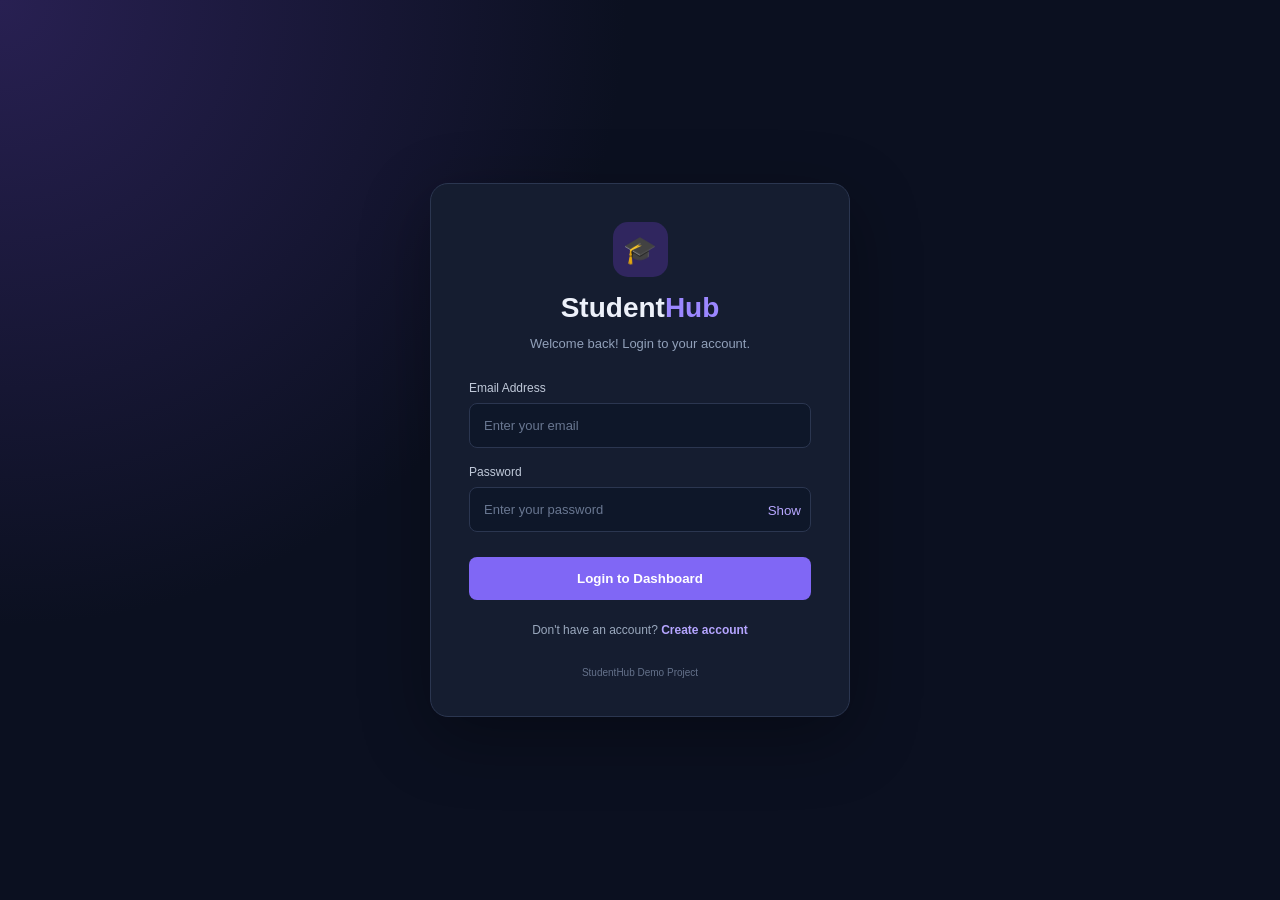
<file: index.html>
<!DOCTYPE html>
<html lang="en">
<head>
  <meta charset="UTF-8">
  <meta name="viewport" content="width=device-width, initial-scale=1.0">
  <title>StudentHub | Dashboard</title>
  <link rel="stylesheet" href="style.css">
</head>
<body>
  <div class="app">
    <aside class="sidebar">
      <h2 class="brand">Student<span>Hub</span></h2>
      <p class="menu-label">MENU</p>
      <a class="nav-link active" href="#dashboard">▦ Dashboard</a>
      <a class="nav-link" href="#students">♙ Students</a>
      <div class="sidebar-bottom">
        <p class="small-muted">STUDENT MANAGEMENT</p>
        <button id="logoutBtn" class="logout-btn">↪ Logout</button>
      </div>
    </aside>

    <main class="main-content" id="dashboard">
      <header class="topbar">
        <div>
          <p class="small-muted">WELCOME BACK</p>
          <h1>Dashboard</h1>
        </div>
        <div class="profile">
          <div class="avatar" id="userAvatar">S</div>
          <div>
            <strong id="userName">Student Admin</strong>
            <p class="small-muted">Administrator</p>
          </div>
        </div>
      </header>

      <section class="welcome-card">
        <div>
          <p class="welcome-tag">STUDENT MANAGEMENT SYSTEM</p>
          <h2>Manage your students<br>with ease.</h2>
          <p>Keep all your student records organized in one place.</p>
        </div>
        <div class="welcome-icon">🎓</div>
      </section>

      <section class="stats-grid">
        <article class="stat-card">
          <div class="stat-icon purple">♙</div>
          <p>Total Students</p>
          <h2 id="totalStudents">0</h2>
          <span>Registered students</span>
        </article>
        <article class="stat-card">
          <div class="stat-icon blue">▤</div>
          <p>Total Courses</p>
          <h2 id="totalCourses">0</h2>
          <span>Unique courses</span>
        </article>
        <article class="stat-card">
          <div class="stat-icon green">✓</div>
          <p>System Status</p>
          <h2 class="status-text">Active</h2>
          <span>Your data is saved locally</span>
        </article>
      </section>

      <section class="content-grid" id="students">
        <article class="panel form-panel">
          <div class="panel-heading">
            <div>
              <p class="small-muted">STUDENT DETAILS</p>
              <h2 id="formTitle">Add New Student</h2>
            </div>
            <span class="heading-icon">＋</span>
          </div>

          <form id="studentFormElement">
            <label for="name">Full Name</label>
            <input id="name" type="text" placeholder="Enter student name" required>

            <label for="roll">Roll Number</label>
            <input id="roll" type="text" placeholder="Enter roll number" required>

            <label for="email">Email Address</label>
            <input id="email" type="email" placeholder="student@example.com" required>

            <label for="course">Course</label>
            <select id="course" required>
              <option value="">Select course</option>
              <option value="B.Tech CSE">B.Tech CSE</option>
              <option value="B.Tech AI">B.Tech AI</option>
              <option value="BCA">BCA</option>
              <option value="MCA">MCA</option>
              <option value="BBA">BBA</option>
              <option value="Other">Other</option>
            </select>

            <button type="submit" id="submitBtn" class="primary-btn">＋ Add Student</button>
            <button type="button" id="cancelBtn" class="secondary-btn hidden">Cancel Edit</button>
          </form>
        </article>

        <article class="panel table-panel">
          <div class="panel-heading table-heading">
            <div>
              <p class="small-muted">RECORD MANAGEMENT</p>
              <h2>Student Records</h2>
            </div>
            <button id="exportBtn" class="export-btn">↓ Export CSV</button>
          </div>

          <input id="search" class="search-input" type="search"
                 placeholder="Search by name, roll number or course...">

          <div class="table-wrap">
            <table>
              <thead>
                <tr>
                  <th>STUDENT</th>
                  <th>ROLL NO.</th>
                  <th>COURSE</th>
                  <th>ACTIONS</th>
                </tr>
              </thead>
              <tbody id="studentList"></tbody>
            </table>
          </div>
          <p id="emptyMessage" class="empty-message">No students added yet. Add your first student!</p>
        </article>
      </section>
      <footer>© 2026 StudentHub. Built for learning and student management.</footer>
    </main>
  </div>
  <script src="script.js"></script>
</body>
</html>
</file>
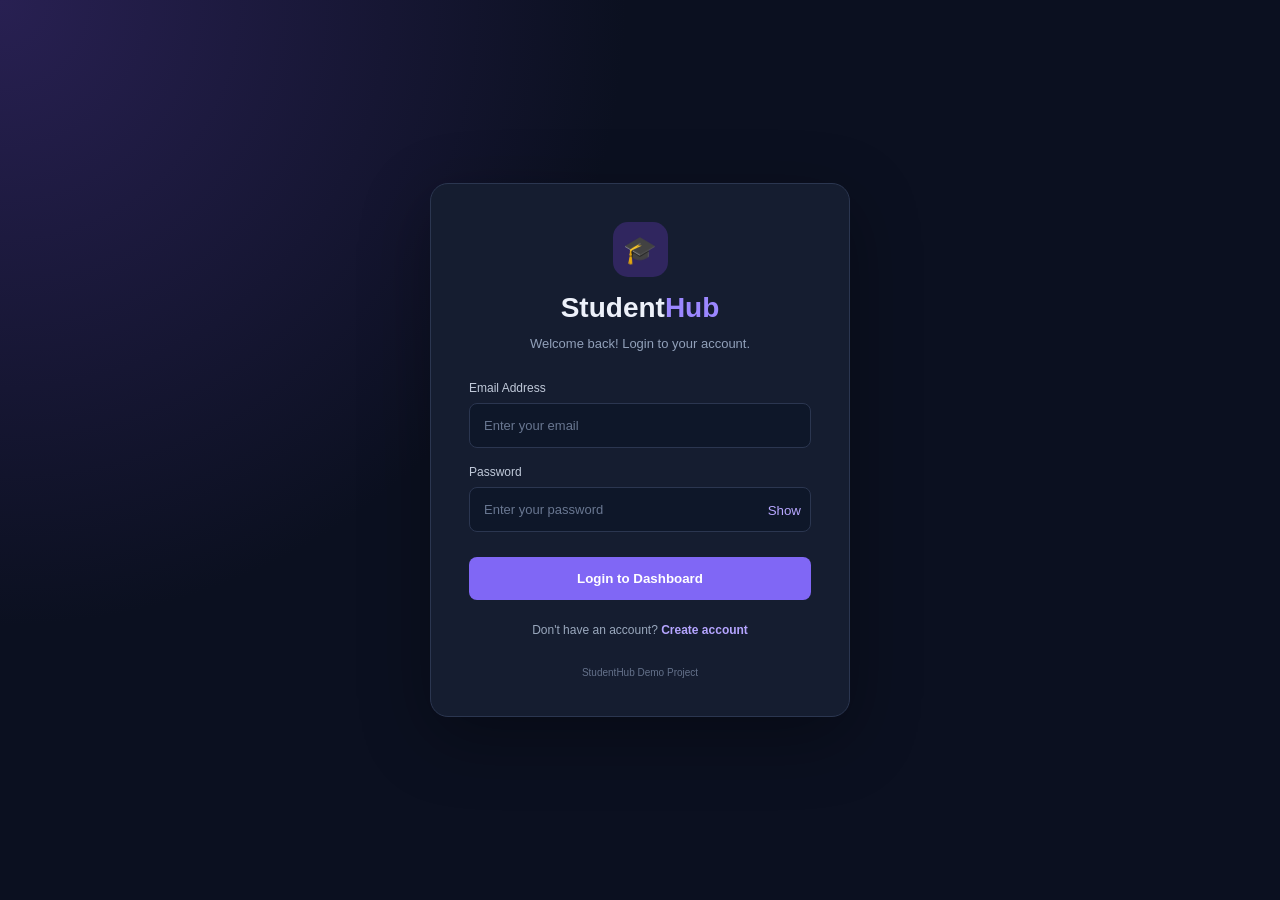
<file: login.html>
<!DOCTYPE html>
<html lang="en">
<head>
  <meta charset="UTF-8">
  <meta name="viewport" content="width=device-width, initial-scale=1.0">
  <title>StudentHub | Login</title>
  <link rel="stylesheet" href="login.css">
</head>
<body>
  <main class="auth-card">
    <div class="auth-logo">🎓</div>
    <h1>Student<span>Hub</span></h1>
    <p class="subtitle">Welcome back! Login to your account.</p>

    <form id="loginForm">
      <label for="loginEmail">Email Address</label>
      <input id="loginEmail" type="email" placeholder="Enter your email" required>

      <label for="loginPassword">Password</label>
      <div class="password-wrap">
        <input id="loginPassword" type="password" placeholder="Enter your password" required>
        <button type="button" id="togglePassword">Show</button>
      </div>

      <button class="auth-button" type="submit">Login to Dashboard</button>
    </form>

    <p class="auth-switch">Don't have an account? <a href="signup.html">Create account</a></p>
    <p class="auth-note">StudentHub Demo Project</p>
  </main>
  <script src="login.js"></script>
</body>
</html>
</file>
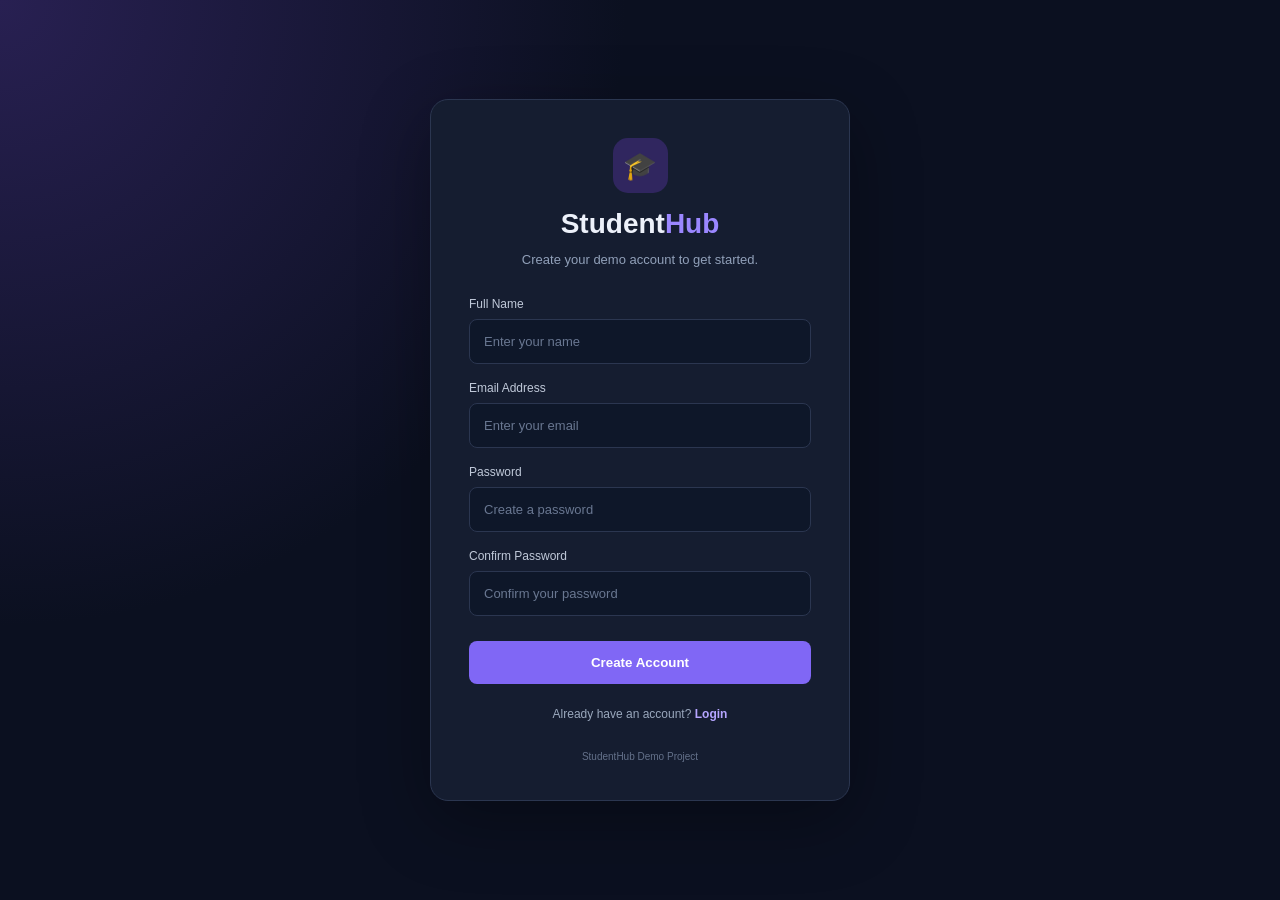
<file: signup.html>
<!DOCTYPE html>
<html lang="en">
<head>
  <meta charset="UTF-8">
  <meta name="viewport" content="width=device-width, initial-scale=1.0">
  <title>StudentHub | Sign Up</title>
  <link rel="stylesheet" href="login.css">
</head>
<body>
  <main class="auth-card">
    <div class="auth-logo">🎓</div>
    <h1>Student<span>Hub</span></h1>
    <p class="subtitle">Create your demo account to get started.</p>

    <form id="signupForm">
      <label for="signupName">Full Name</label>
      <input id="signupName" type="text" placeholder="Enter your name" required>

      <label for="signupEmail">Email Address</label>
      <input id="signupEmail" type="email" placeholder="Enter your email" required>

      <label for="signupPassword">Password</label>
      <input id="signupPassword" type="password" placeholder="Create a password" minlength="8" required>

      <label for="confirmPassword">Confirm Password</label>
      <input id="confirmPassword" type="password" placeholder="Confirm your password" minlength="8" required>

      <button class="auth-button" type="submit">Create Account</button>
    </form>

    <p class="auth-switch">Already have an account? <a href="login.html">Login</a></p>
    <p class="auth-note">StudentHub Demo Project</p>
  </main>
  <script src="signup.js"></script>
</body>
</html>
</file>
<file: style.css>
@import url('https://fonts.googleapis.com/css2?family=Inter:wght@400;500;600;700;800&display=swap');

* {
  margin: 0;
  padding: 0;
  box-sizing: border-box;
}

:root {
  --bg: #0b1020;
  --panel: #151d30;
  --panel-light: #1c2740;
  --text: #edf1fa;
  --muted: #8d9ab2;
  --accent: #8067f5;
  --border: #28334a;
}

body {
  font-family: 'Inter', Arial, sans-serif;
  background: var(--bg);
  color: var(--text);
}

.app {
  min-height: 100vh;
  display: flex;
}

.sidebar {
  width: 245px;
  min-height: 100vh;
  background: #10182a;
  border-right: 1px solid var(--border);
  padding: 30px 20px;
  display: flex;
  flex-direction: column;
  flex-shrink: 0;
}

.brand {
  font-size: 25px;
  margin-bottom: 55px;
  letter-spacing: -1px;
}

.brand span {
  color: #9b87ff;
}

.menu-label, .small-muted {
  color: var(--muted);
  font-size: 10px;
  font-weight: 700;
  letter-spacing: 1.4px;
}

.menu-label {
  margin-bottom: 15px;
}

.nav-link {
  text-decoration: none;
  color: #aab5c9;
  padding: 14px;
  border-radius: 10px;
  margin-bottom: 8px;
  font-size: 14px;
}

.nav-link.active, .nav-link:hover {
  background: #29244d;
  color: #c2b5ff;
}

.sidebar-bottom {
  margin-top: auto;
}

.sidebar-bottom .small-muted {
  margin-bottom: 15px;
}

.logout-btn {
  width: 100%;
  padding: 12px;
  background: #271e32;
  color: #ff9eae;
  border: 1px solid #493044;
  border-radius: 9px;
  cursor: pointer;
  text-align: left;
}

.main-content {
  flex: 1;
  min-width: 0;
  padding: 32px;
  max-width: 1700px;
  margin: 0 auto;
}

.topbar {
  display: flex;
  justify-content: space-between;
  align-items: center;
  margin-bottom: 28px;
}

.topbar h1 {
  font-size: 27px;
  margin-top: 7px;
}

.profile {
  display: flex;
  align-items: center;
  gap: 12px;
  font-size: 13px;
}

.profile p {
  margin-top: 5px;
}

.avatar {
  width: 42px;
  height: 42px;
  border-radius: 13px;
  background: #5544aa;
  display: grid;
  place-items: center;
  font-weight: 800;
  font-size: 18px;
}

.welcome-card {
  padding: 30px;
  border-radius: 17px;
  background: linear-gradient(115deg, #30265f, #5542a0 65%, #6651bd);
  display: flex;
  justify-content: space-between;
  align-items: center;
  margin-bottom: 23px;
  overflow: hidden;
}

.welcome-tag {
  font-size: 10px;
  letter-spacing: 1.6px;
  color: #c5baff;
  font-weight: 700;
  margin-bottom: 14px;
}

.welcome-card h2 {
  font-size: 27px;
  line-height: 1.35;
  margin-bottom: 10px;
}

.welcome-card p:last-child {
  color: #ddd6ff;
  font-size: 13px;
}

.welcome-icon {
  font-size: 75px;
  opacity: .9;
  padding: 10px 35px;
}

.stats-grid {
  display: grid;
  grid-template-columns: repeat(3, 1fr);
  gap: 17px;
  margin-bottom: 23px;
}

.stat-card, .panel {
  background: var(--panel);
  border: 1px solid var(--border);
  border-radius: 14px;
}

.stat-card {
  padding: 20px;
}

.stat-icon {
  width: 39px;
  height: 39px;
  display: grid;
  place-items: center;
  border-radius: 11px;
  font-size: 19px;
  margin-bottom: 15px;
}

.purple { background: #30295c; color: #b7a9ff; }
.blue { background: #193c59; color: #72c5ff; }
.green { background: #17473d; color: #70e1b3; }

.stat-card p {
  color: #aab5c9;
  font-size: 12px;
}

.stat-card h2 {
  font-size: 28px;
  margin: 8px 0;
}

.stat-card span {
  color: var(--muted);
  font-size: 11px;
}

.status-text {
  color: #70e1b3;
  font-size: 22px !important;
}

.content-grid {
  display: grid;
  grid-template-columns: minmax(250px, 0.8fr) minmax(0, 1.7fr);
  gap: 18px;
  align-items: start;
}

.panel {
  padding: 22px;
  min-width: 0;
}

.panel-heading {
  display: flex;
  justify-content: space-between;
  align-items: center;
  margin-bottom: 22px;
}

.panel-heading h2 {
  font-size: 18px;
  margin-top: 7px;
}

.heading-icon {
  background: #30295c;
  color: #b7a9ff;
  padding: 10px 14px;
  border-radius: 10px;
  font-size: 20px;
}

form label {
  display: block;
  color: #b9c3d6;
  font-size: 12px;
  margin: 15px 0 8px;
}

form input, form select, .search-input {
  width: 100%;
  padding: 12px;
  border: 1px solid var(--border);
  border-radius: 8px;
  outline: none;
  background: #0e1729;
  color: var(--text);
  font: inherit;
  font-size: 12px;
}

form input:focus, form select:focus, .search-input:focus {
  border-color: var(--accent);
}

form input::placeholder, .search-input::placeholder {
  color: #65738c;
}

.primary-btn, .secondary-btn, .export-btn {
  border: 0;
  border-radius: 8px;
  padding: 12px 14px;
  cursor: pointer;
  font-weight: 600;
  font-size: 12px;
}

.primary-btn {
  width: 100%;
  background: var(--accent);
  color: white;
  margin-top: 22px;
}

.primary-btn:hover {
  background: #6d55e8;
}

.secondary-btn {
  width: 100%;
  margin-top: 9px;
  background: #29334a;
  color: white;
}

.hidden {
  display: none !important;
}

.table-heading {
  gap: 12px;
}

.export-btn {
  background: #1c453e;
  color: #79e4bb;
  white-space: nowrap;
}

.search-input {
  margin-bottom: 17px;
}

.table-wrap {
  width: 100%;
  overflow-x: auto;
}

table {
  width: 100%;
  border-collapse: collapse;
  text-align: left;
  white-space: nowrap;
}

th {
  font-size: 10px;
  letter-spacing: .8px;
  color: #8391aa;
  padding: 13px 10px;
  border-bottom: 1px solid var(--border);
}

td {
  font-size: 11px;
  color: #d4dbea;
  padding: 15px 10px;
  border-bottom: 1px solid #222d42;
}

.student-name {
  font-weight: 600;
}

.student-email {
  color: var(--muted);
  margin-top: 5px;
  font-size: 10px;
}

.course-badge {
  display: inline-block;
  background: #292650;
  color: #b8aaff;
  border-radius: 20px;
  padding: 6px 9px;
  font-size: 10px;
}

.action-btn {
  border: 0;
  border-radius: 6px;
  padding: 7px 9px;
  cursor: pointer;
  font-size: 10px;
  margin-right: 4px;
}

.edit-btn {
  background: #203d5b;
  color: #8dcaff;
}

.delete-btn {
  background: #482735;
  color: #ff9aaa;
}

.empty-message {
  text-align: center;
  color: var(--muted);
  padding: 25px 5px;
  font-size: 12px;
}

footer {
  color: #64718a;
  font-size: 11px;
  text-align: center;
  padding: 25px 0 5px;
}

@media (max-width: 1000px) {
  .content-grid {
    grid-template-columns: 1fr;
  }
}

@media (max-width: 700px) {
  .sidebar {
    width: 65px;
    padding: 20px 8px;
  }

  .brand {
    font-size: 0;
    margin: 5px 0 40px;
    text-align: center;
  }

  .brand:first-letter {
    font-size: 25px;
  }

  .menu-label, .nav-link:not(.active), .sidebar-bottom .small-muted {
    display: none;
  }

  .nav-link {
    font-size: 0;
    text-align: center;
    padding: 13px 4px;
  }

  .nav-link.active {
    font-size: 20px;
  }

  .logout-btn {
    font-size: 0;
    text-align: center;
    padding: 12px 3px;
  }

  .logout-btn::after {
    content: "↪";
    font-size: 17px;
  }

  .main-content {
    padding: 18px 12px;
  }

  .stats-grid {
    grid-template-columns: 1fr;
  }

  .welcome-card {
    padding: 22px;
  }

  .welcome-card h2 {
    font-size: 21px;
  }

  .welcome-icon {
    font-size: 42px;
    padding: 5px;
  }

  .profile {
    font-size: 11px;
  }

  .topbar h1 {
    font-size: 22px;
  }

  .panel {
    padding: 15px;
  }
}
</file>
<file: login.css>
* {
  margin: 0;
  padding: 0;
  box-sizing: border-box;
}

body {
  min-height: 100vh;
  padding: 20px;
  display: grid;
  place-items: center;
  background:
    radial-gradient(circle at top left, #282052, transparent 40%),
    #0b1020;
  color: #edf1fa;
  font-family: Arial, sans-serif;
}

.auth-card {
  width: 100%;
  max-width: 420px;
  padding: 38px;
  border-radius: 18px;
  background: #151d30;
  border: 1px solid #2b3650;
  box-shadow: 0 20px 70px #0005;
}

.auth-logo {
  width: 55px;
  height: 55px;
  display: grid;
  place-items: center;
  margin: 0 auto 15px;
  background: #30265f;
  border-radius: 15px;
  font-size: 27px;
}

h1 {
  text-align: center;
  font-size: 28px;
}

h1 span {
  color: #9b87ff;
}

.subtitle {
  color: #91a0b9;
  text-align: center;
  font-size: 13px;
  margin: 12px 0 30px;
}

label {
  display: block;
  color: #c0c9d9;
  font-size: 12px;
  margin: 17px 0 8px;
}

input {
  width: 100%;
  padding: 14px;
  border: 1px solid #2b3650;
  border-radius: 8px;
  background: #0e1729;
  color: white;
  outline: none;
  font-size: 13px;
}

input:focus {
  border-color: #8067f5;
}

input::placeholder {
  color: #697791;
}

.password-wrap {
  position: relative;
}

.password-wrap input {
  padding-right: 65px;
}

.password-wrap button {
  position: absolute;
  right: 10px;
  top: 50%;
  transform: translateY(-50%);
  border: 0;
  background: transparent;
  color: #b7a7ff;
  cursor: pointer;
}

.auth-button {
  width: 100%;
  padding: 14px;
  margin-top: 25px;
  background: #8067f5;
  color: white;
  border: 0;
  border-radius: 8px;
  font-weight: 700;
  cursor: pointer;
}

.auth-button:hover {
  background: #6d55e8;
}

.auth-switch {
  text-align: center;
  color: #9aa8bd;
  font-size: 12px;
  margin-top: 23px;
}

.auth-switch a {
  color: #b5a5ff;
  text-decoration: none;
  font-weight: 700;
}

.auth-note {
  text-align: center;
  color: #64718a;
  font-size: 10px;
  margin-top: 30px;
}
</file>
